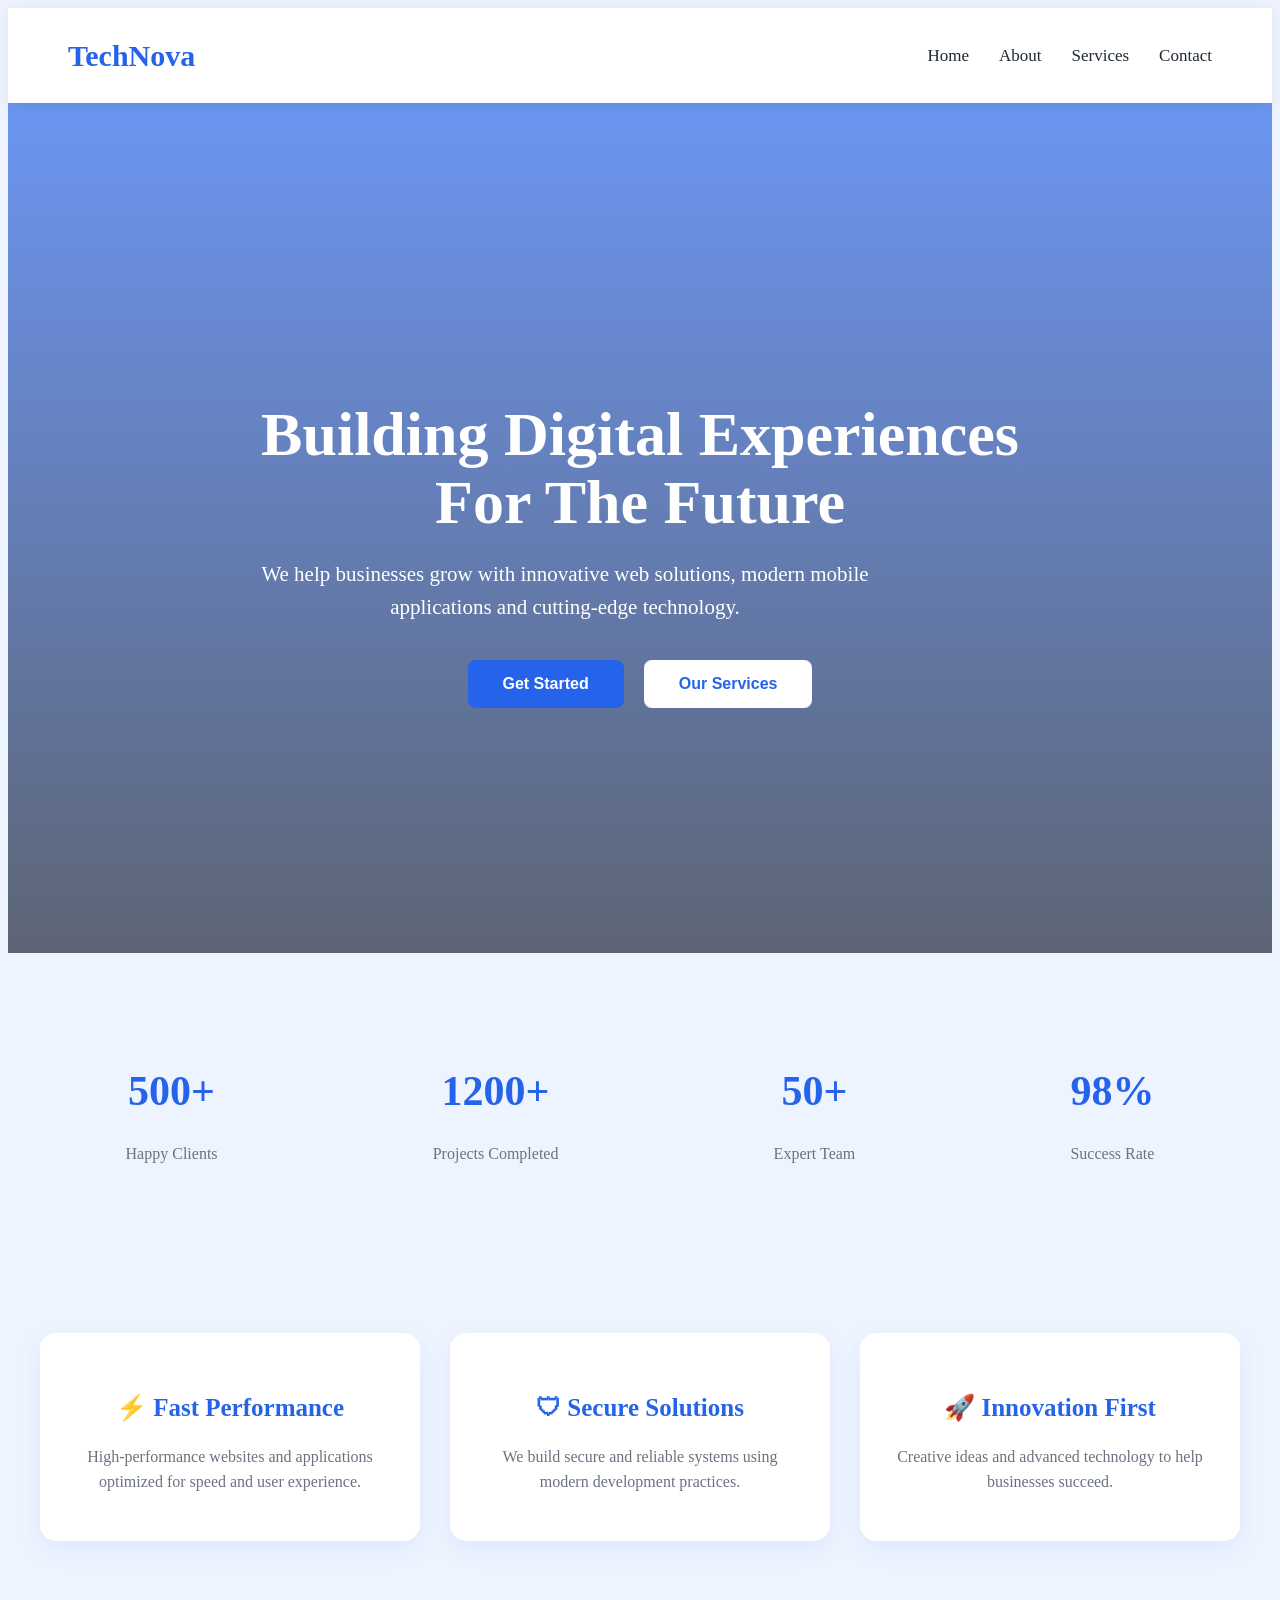
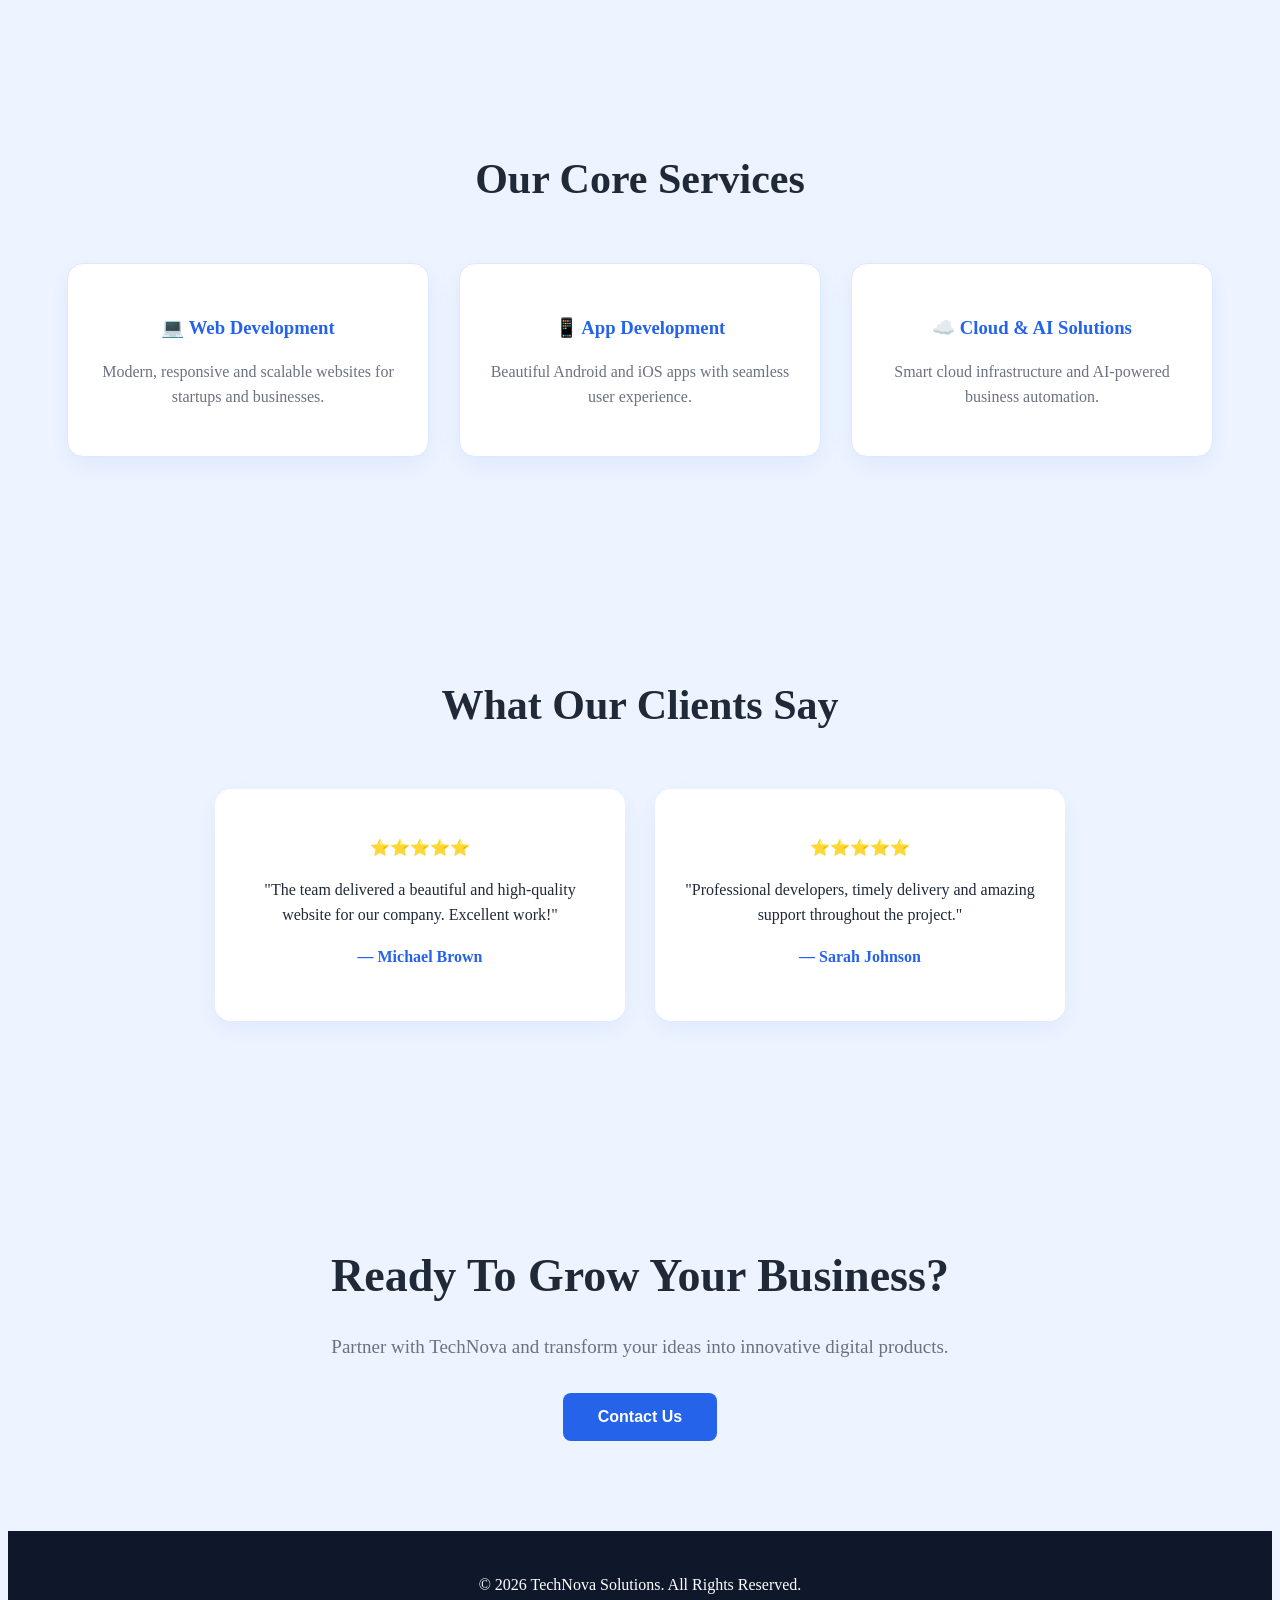
<file: index.html>
<!DOCTYPE html>
<html lang="en">
<head>
    <meta charset="UTF-8">
    <meta name="viewport" content="width=device-width, initial-scale=1.0">
    <title>TechNova Solutions</title>

    <!-- CSS -->
    <link rel="stylesheet" href="style.css">
</head>
<body>

    <!-- Navbar -->
    <nav>
        <div class="logo">TechNova</div>

        <ul>
            <li><a href="index.html">Home</a></li>
            <li><a href="about.html">About</a></li>
            <li><a href="services.html">Services</a></li>
            <li><a href="contact.html">Contact</a></li>
        </ul>
    </nav>

    <!-- Hero Section -->
    <section class="hero">
        <div class="hero-content">
            <h1>Building Digital Experiences For The Future</h1>
            <p>
                We help businesses grow with innovative web solutions,
                modern mobile applications and cutting-edge technology.
            </p>

            <div class="hero-buttons">
                <button>Get Started</button>
                <button class="btn-secondary">Our Services</button>
            </div>
        </div>
    </section>

    <!-- Stats -->
    <section class="stats">
        <div>
            <h2>500+</h2>
            <p>Happy Clients</p>
        </div>

        <div>
            <h2>1200+</h2>
            <p>Projects Completed</p>
        </div>

        <div>
            <h2>50+</h2>
            <p>Expert Team</p>
        </div>

        <div>
            <h2>98%</h2>
            <p>Success Rate</p>
        </div>
    </section>

    <!-- Features -->
    <section class="features">

        <div class="feature-card">
            <h3>⚡ Fast Performance</h3>
            <p>High-performance websites and applications optimized for speed and user experience.</p>
        </div>

        <div class="feature-card">
            <h3>🛡 Secure Solutions</h3>
            <p>We build secure and reliable systems using modern development practices.</p>
        </div>

        <div class="feature-card">
            <h3>🚀 Innovation First</h3>
            <p>Creative ideas and advanced technology to help businesses succeed.</p>
        </div>

    </section>

    <!-- Services -->
    <section class="services-preview">

        <h2>Our Core Services</h2>

        <div class="service-grid">

            <div class="service-box">
                <h3>💻 Web Development</h3>
                <p>Modern, responsive and scalable websites for startups and businesses.</p>
            </div>

            <div class="service-box">
                <h3>📱 App Development</h3>
                <p>Beautiful Android and iOS apps with seamless user experience.</p>
            </div>

            <div class="service-box">
                <h3>☁️ Cloud & AI Solutions</h3>
                <p>Smart cloud infrastructure and AI-powered business automation.</p>
            </div>

        </div>

    </section>

    <!-- Testimonials -->
    <section class="testimonials">

        <h2>What Our Clients Say</h2>

        <div class="testimonial-container">

            <div class="testimonial">
                <p>⭐⭐⭐⭐⭐</p>
                <p>
                    "The team delivered a beautiful and high-quality website for our company. Excellent work!"
                </p>
                <h4>— Michael Brown</h4>
            </div>

            <div class="testimonial">
                <p>⭐⭐⭐⭐⭐</p>
                <p>
                    "Professional developers, timely delivery and amazing support throughout the project."
                </p>
                <h4>— Sarah Johnson</h4>
            </div>

        </div>

    </section>

    <!-- Call To Action -->
    <section class="cta">
        <h2>Ready To Grow Your Business?</h2>

        <p>
            Partner with TechNova and transform your ideas into innovative
            digital products.
        </p>

        <button onclick="window.location.href='contact.html'">
            Contact Us
        </button>
    </section>

    <!-- Footer -->
    <footer>
        <p>© 2026 TechNova Solutions. All Rights Reserved.</p>
    </footer>

    <!-- JavaScript -->
    <script src="script.js"></script>

</body>
</html>
</file>
<file: style.css>
css
*{
    margin:0;
    padding:0;
    box-sizing:border-box;
    font-family:'Segoe UI', Tahoma, Geneva, Verdana, sans-serif;
}

html{
    scroll-behavior:smooth;
}

body{
    background:#eef4ff;
    color:#1f2937;
    line-height:1.6;
    overflow-x:hidden;
}

/* ================= NAVBAR ================= */

nav{
    display:flex;
    justify-content:space-between;
    align-items:center;
    padding:18px 60px;
    background:#ffffff;
    box-shadow:0 2px 15px rgba(0,0,0,0.08);
    position:sticky;
    top:0;
    z-index:1000;
}

.logo{
    font-size:30px;
    font-weight:700;
    color:#2563eb;
}

nav ul{
    display:flex;
    list-style:none;
}

nav ul li{
    margin-left:30px;
}

nav ul li a{
    text-decoration:none;
    color:#1f2937;
    font-size:17px;
    font-weight:500;
    transition:0.3s;
}

nav ul li a:hover{
    color:#2563eb;
}

/* ================= HERO ================= */

.hero{
    min-height:90vh;
    background:
    linear-gradient(rgba(37,99,235,0.65),rgba(15,23,42,0.65)),
    url("https://images.unsplash.com/photo-1498050108023-c5249f4df085?auto=format&fit=crop&w=1600&q=80");
    background-size:cover;
    background-position:center;
    background-repeat:no-repeat;
    display:flex;
    justify-content:center;
    align-items:center;
    text-align:center;
    color:white;
    padding:20px;
}

.hero-content{
    max-width:850px;
}

.hero h1{
    font-size:62px;
    margin-bottom:20px;
    line-height:1.1;
}

.hero p{
    font-size:21px;
    margin-bottom:35px;
    max-width:700px;
}

.hero-buttons{
    display:flex;
    justify-content:center;
    gap:20px;
}

/* ================= BUTTONS ================= */

button{
    padding:15px 35px;
    border:none;
    border-radius:8px;
    background:#2563eb;
    color:white;
    font-size:16px;
    font-weight:600;
    cursor:pointer;
    transition:0.3s;
}

button:hover{
    transform:translateY(-3px);
    box-shadow:0 10px 20px rgba(37,99,235,0.25);
}

.btn-secondary{
    background:white;
    color:#2563eb;
}

/* ================= COMMON SECTIONS ================= */

.stats,
.features,
.services-preview,
.testimonials,
.cta,
.contact-section{
    background:#eef4ff;
}

section{
    padding-left:20px;
    padding-right:20px;
}

/* ================= STATS ================= */

.stats{
    display:flex;
    justify-content:space-around;
    flex-wrap:wrap;
    gap:20px;
    padding:70px 20px;
    text-align:center;
}

.stats h2{
    color:#2563eb;
    font-size:42px;
    margin-bottom:10px;
}

.stats p{
    color:#6b7280;
}

/* ================= FEATURES ================= */

.features{
    display:flex;
    justify-content:center;
    flex-wrap:wrap;
    gap:30px;
    padding:80px 30px;
}

.feature-card{
    width:320px;
    background:white;
    border-radius:16px;
    padding:30px;
    text-align:center;
    box-shadow:0 8px 25px rgba(37,99,235,0.08);
    transition:0.3s;
}

.feature-card:hover{
    transform:translateY(-8px);
}

.feature-card h3{
    color:#2563eb;
    margin-bottom:15px;
    font-size:25px;
}

.feature-card p{
    color:#6b7280;
}

/* ================= SERVICES ================= */

.services-preview{
    padding:90px 40px;
    text-align:center;
}

.services-preview h2{
    font-size:42px;
    margin-bottom:50px;
}

.service-grid{
    display:flex;
    justify-content:center;
    flex-wrap:wrap;
    gap:30px;
}

.service-box{
    width:300px;
    background:white;
    border-radius:16px;
    border:1px solid #dbeafe;
    padding:30px;
    box-shadow:0 8px 25px rgba(37,99,235,0.08);
    transition:0.3s;
}

.service-box:hover{
    transform:translateY(-8px);
}

.service-box h3{
    color:#2563eb;
    margin-bottom:15px;
}

.service-box p{
    color:#6b7280;
}

/* ================= TESTIMONIALS ================= */

.testimonials{
    padding:90px 40px;
    text-align:center;
}

.testimonials h2{
    font-size:42px;
    margin-bottom:50px;
}

.testimonial-container{
    display:flex;
    justify-content:center;
    flex-wrap:wrap;
    gap:30px;
}

.testimonial{
    width:350px;
    background:white;
    border-radius:16px;
    padding:30px;
    box-shadow:0 8px 25px rgba(37,99,235,0.08);
}

.testimonial h4{
    margin-top:15px;
    color:#2563eb;
}

/* ================= CTA ================= */

.cta{
    padding:90px 20px;
    text-align:center;
}

.cta h2{
    font-size:46px;
    margin-bottom:20px;
}

.cta p{
    max-width:700px;
    margin:0 auto 30px;
    color:#6b7280;
    font-size:19px;
}

/* ================= CONTACT ================= */

.contact-section{
    display:flex;
    justify-content:center;
    flex-wrap:wrap;
    gap:40px;
    padding:80px 30px;
}

.contact-info,
.contact-form-box{
    width:420px;
    background:white;
    padding:30px;
    border-radius:16px;
    box-shadow:0 8px 25px rgba(37,99,235,0.08);
}

.contact-info h2{
    color:#2563eb;
    margin-bottom:20px;
}

.contact-info p{
    margin-bottom:15px;
    color:#6b7280;
}

.contact-form-box form{
    display:flex;
    flex-direction:column;
}

.contact-form-box input,
.contact-form-box textarea{
    margin-bottom:15px;
    padding:14px;
    border:1px solid #d1d5db;
    border-radius:8px;
    font-size:15px;
}

.contact-form-box textarea{
    resize:none;
}

.contact-form-box button{
    width:100%;
}

/* ================= FOOTER ================= */

footer{
    margin-top:0;
    background:#0f172a;
    color:white;
    text-align:center;
    padding:25px;
}

/* ================= MOBILE ================= */

@media(max-width:768px){

    nav{
        flex-direction:column;
        padding:20px;
    }

    nav ul{
        flex-direction:column;
        margin-top:15px;
        text-align:center;
    }

    nav ul li{
        margin:10px 0;
    }

    .hero{
        min-height:70vh;
        padding:80px 20px;
    }

    .hero h1{
        font-size:42px;
    }

    .hero p{
        font-size:18px;
    }

    .hero-buttons{
        flex-direction:column;
    }

    .stats{
        flex-direction:column;
    }

    .feature-card,
    .service-box,
    .testimonial,
    .contact-info,
    .contact-form-box{
        width:90%;
    }
}
</file>
